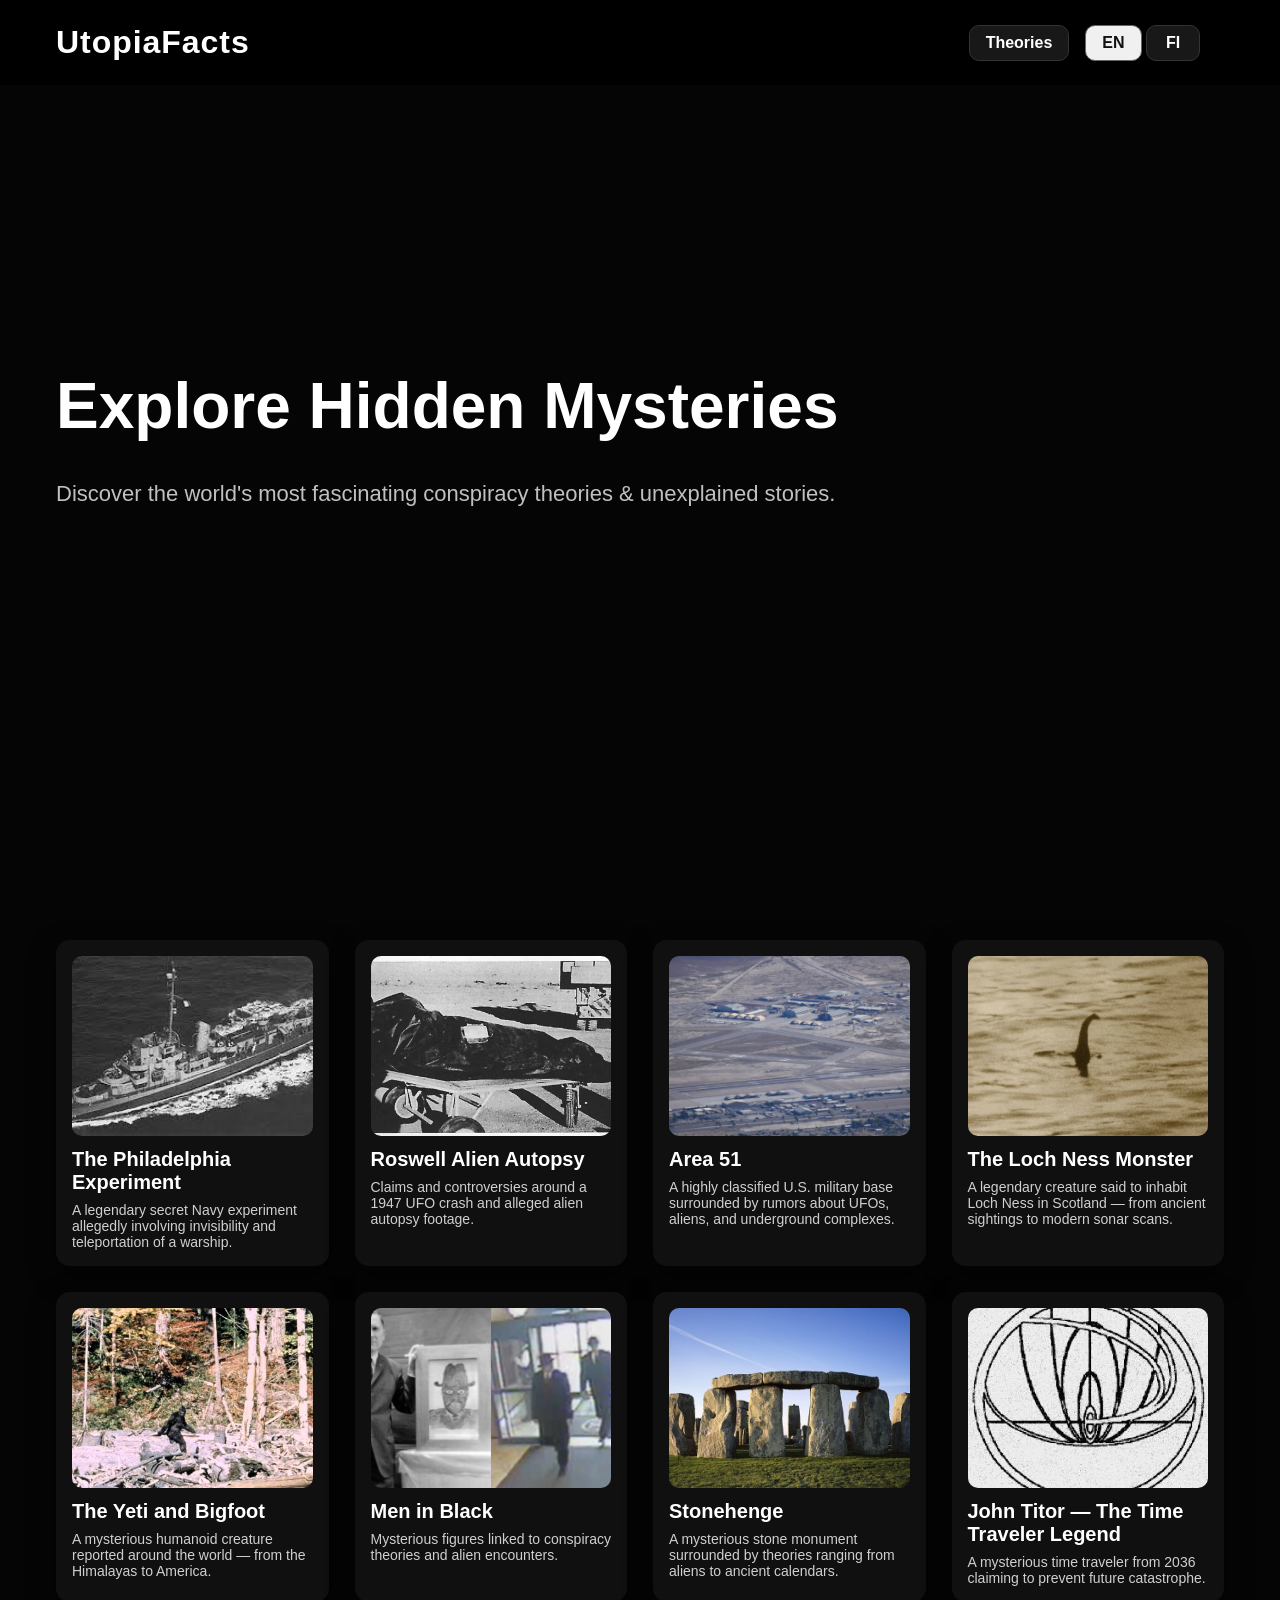
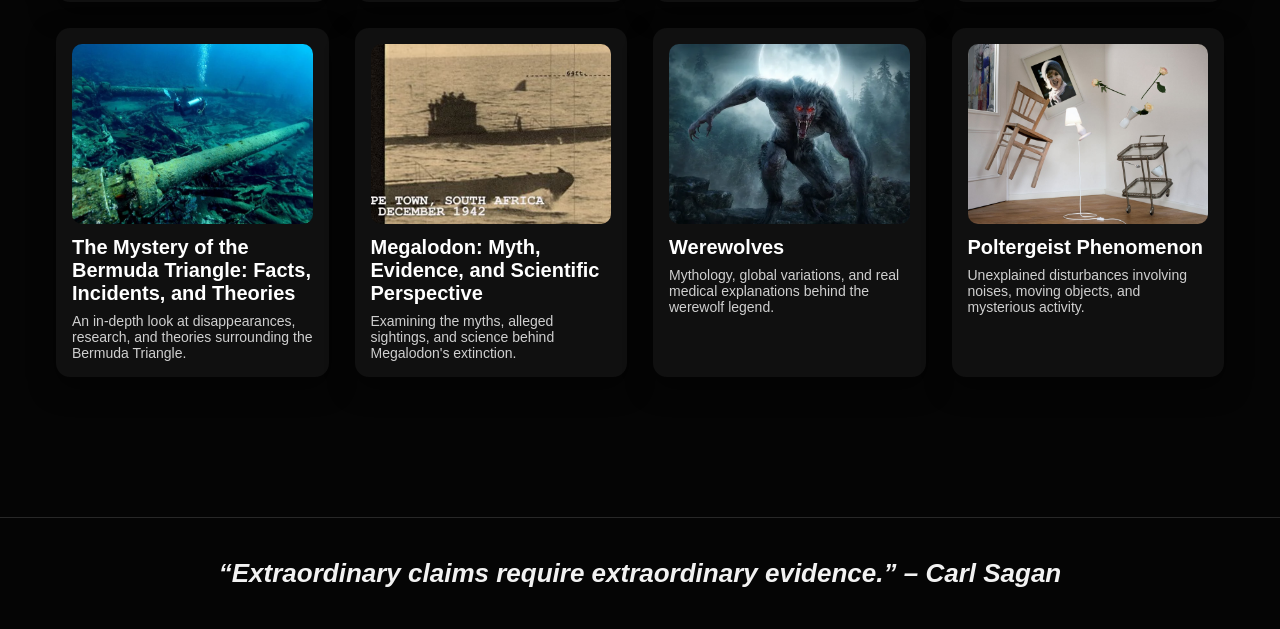
<file: index.html>
<!DOCTYPE html>
<html lang="en">
<head>
    <meta charset="UTF-8">
    <meta name="viewport" content="width=device-width, initial-scale=1.0">
    <title>UtopiaFacts</title>
    <link rel="stylesheet" href="style.css">
</head>
<body>

<header>
    <div class="logo" onclick="location.href='index.html'">UtopiaFacts</div>

    <nav class="nav">
        <button onclick="toggleMenu()" class="menu-btn">Theories</button>
        <div id="dropdown" class="dropdown hidden"></div>

        <div class="lang-switch">
            <button onclick="setLang('en')" id="en-btn">EN</button>
            <button onclick="setLang('fi')" id="fi-btn">FI</button>
        </div>
    </nav>
</header>

<section class="hero">
    <h1 id="hero-title">Explore Hidden Mysteries</h1>
    <p id="hero-subtitle">Discover the world's most fascinating conspiracy theories & unexplained stories.</p>
</section>

<section id="theory-container" class="theory-grid"></section>

<footer class="footer-quote">
    “Extraordinary claims require extraordinary evidence.” – Carl Sagan
</footer>

<script src="script.js"></script>
</body>
</html>
</file>
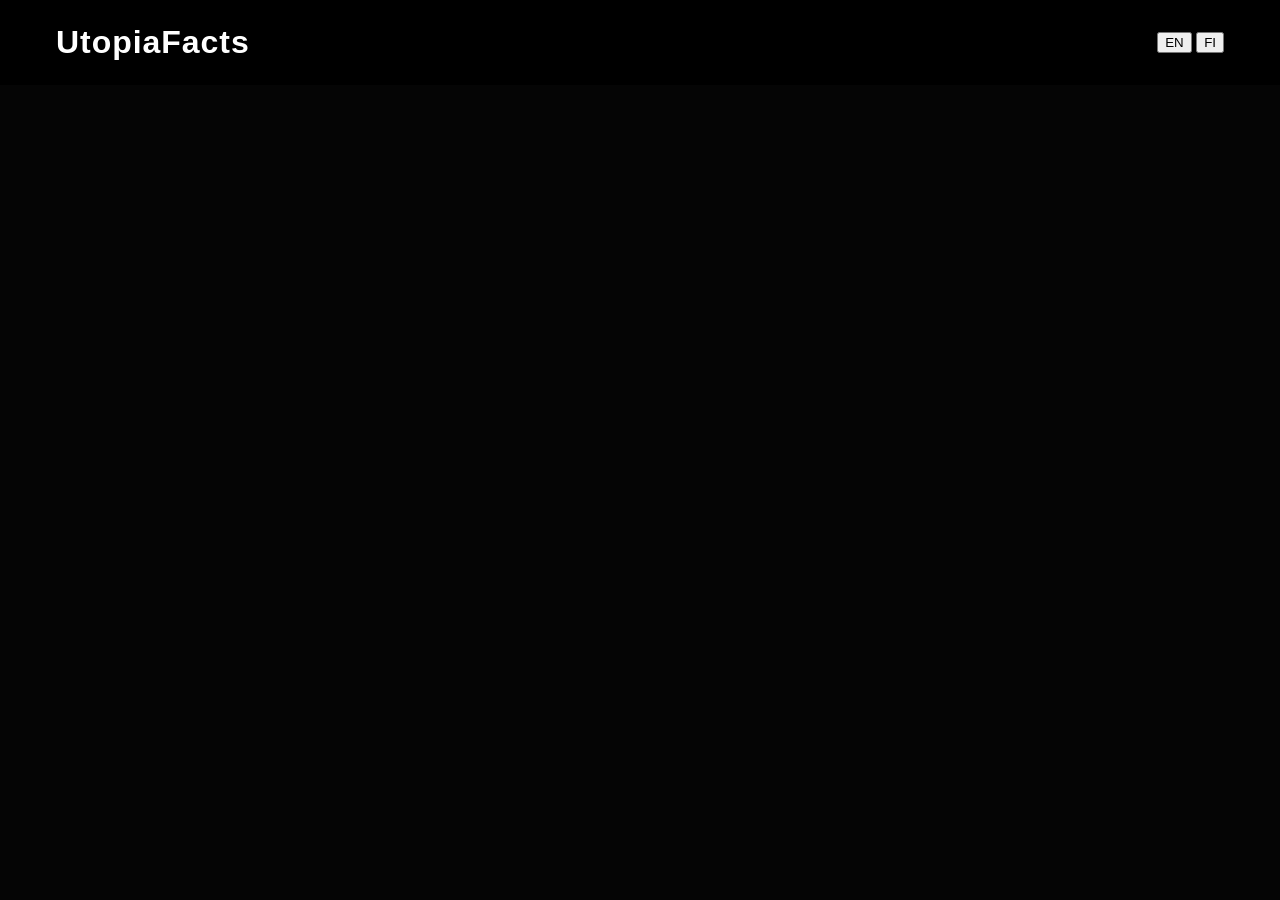
<file: article.html>
<!DOCTYPE html>
<html lang="en">
<head>
    <meta charset="UTF-8">
    <meta name="viewport" content="width=device-width, initial-scale=1.0">
    <title>UtopiaFacts — Article</title>
    <link rel="stylesheet" href="style.css">
</head>
<body>

<header class="top-bar">
    <div class="logo" onclick="location.href='index.html'">UtopiaFacts</div>
    <div class="menu">
        <button onclick="setLang('en')">EN</button>
        <button onclick="setLang('fi')">FI</button>
    </div>
</header>

<section id="article-content" class="article"></section>

<script src="script.js"></script>
</body>
</html>
</file>
<file: style.css>
/* ===== Base ===== */
* {
    box-sizing: border-box;
}

body {
    margin: 0;
    font-family: Arial, sans-serif;
    background: #050505;
    color: #ffffff;
    -webkit-font-smoothing: antialiased;
    overflow-x: hidden;
}

/* ===== Header ===== */
header {
    position: fixed;
    top: 0;
    left: 0;
    width: 100%;
    padding: 24px 56px;
    background: rgba(0, 0, 0, 0.82);
    display: flex;
    justify-content: space-between;
    align-items: center;
    backdrop-filter: blur(10px);
    z-index: 1000;
}

.logo {
    font-size: 32px;
    font-weight: 800;
    letter-spacing: 0.03em;
    cursor: pointer;
}

.nav {
    display: flex;
    align-items: center;
    gap: 16px;
    margin-right: 24px;
}

/* ===== Buttons ===== */
.menu-btn,
.lang-switch button {
    background: #181818;
    color: #ffffff;
    border: 1px solid #333;
    padding: 8px 16px;
    border-radius: 10px;
    cursor: pointer;
    font-size: 16px;
    font-weight: 600;
    transition: background 0.15s ease, transform 0.1s ease, box-shadow 0.15s ease;
    min-width: 54px;
}

.menu-btn:hover,
.lang-switch button:hover {
    background: #242424;
    transform: translateY(-1px);
    box-shadow: 0 4px 10px rgba(0,0,0,0.4);
}

.lang-switch button.active {
    background: #f0f0f0;
    color: #111;
    border-color: #666;
}

/* ===== Dropdown ===== */
.dropdown {
    position: absolute;
    top: 82px;
    right: 56px;
    background: #0d0d0d;
    border: 1px solid #2a2a2a;
    border-radius: 12px;
    width: 300px;
    max-height: 70vh;
    overflow-y: auto;
    box-shadow: 0 12px 32px rgba(0,0,0,0.75);
    padding: 0;
    z-index: 99999;
}

.hidden {
    display: none;
}

.dropdown-item {
    display: block;
    width: 100%;
    padding: 14px 18px;
    background: transparent;
    color: #f0f0f0;
    font-size: 16px;
    text-align: left;
    border: none;
    border-bottom: 1px solid #1c1c1c;
    cursor: pointer;
    white-space: nowrap;
}

.dropdown-item:last-child {
    border-bottom: none;
}

.dropdown-item:hover {
    background: #1a1a1a;
}

/* ===== Hero ===== */
.hero {
    height: 100vh;
    display: flex;
    flex-direction: column;
    justify-content: center;
    padding: 0 56px;
}

.hero h1 {
    font-size: 64px;
    line-height: 1.1;
    margin: 0 0 18px;
    max-width: 900px;
}

.hero p {
    font-size: 22px;
    opacity: 0.75;
    max-width: 820px;
}

/* ===== Cards grid ===== */
.theory-grid {
    display: grid;
    grid-template-columns: repeat(auto-fit, minmax(260px, 1fr));
    gap: 26px;
    padding: 40px 56px 80px;
}

.card {
    background: #101010;
    padding: 16px;
    border-radius: 14px;
    cursor: pointer;
    transition: transform 0.15s ease, box-shadow 0.15s ease, background 0.15s ease;
    box-shadow: 0 10px 26px rgba(0,0,0,0.5);
}

.card:hover {
    transform: translateY(-4px);
    background: #151515;
    box-shadow: 0 18px 36px rgba(0,0,0,0.6);
}

.card img {
    width: 100%;
    height: 180px;
    object-fit: cover;
    border-radius: 10px;
    margin-bottom: 12px;
    display: block;
}

.card h3 {
    margin: 4px 0 8px;
    font-size: 20px;
}

.card p {
    margin: 0;
    font-size: 14px;
    opacity: 0.8;
}

/* ===== Article page ===== */
.article {
    padding: 120px 56px 80px;
    max-width: 900px;
    margin: 0 auto;
    min-height: calc(100vh - 260px);
}

.article h1 {
    font-size: 38px;
    margin-bottom: 24px;
}

.article-img {
    width: 100%;
    max-height: 420px;
    object-fit: cover;
    margin: 14px 0 10px;
    border-radius: 12px;
}

.article p {
    line-height: 1.6;
    font-size: 16px;
    margin-bottom: 14px;
}

/* ===== Footer quote (GLOBAL) ===== */
.footer-quote {
    width: 100%;
    text-align: center;
    font-size: 26px;
    font-style: italic;
    font-weight: 600;
    opacity: 0.95;
    padding: 40px 20px;
    margin-top: 60px;
    border-top: 1px solid #2a2a2a;
}
</file>
